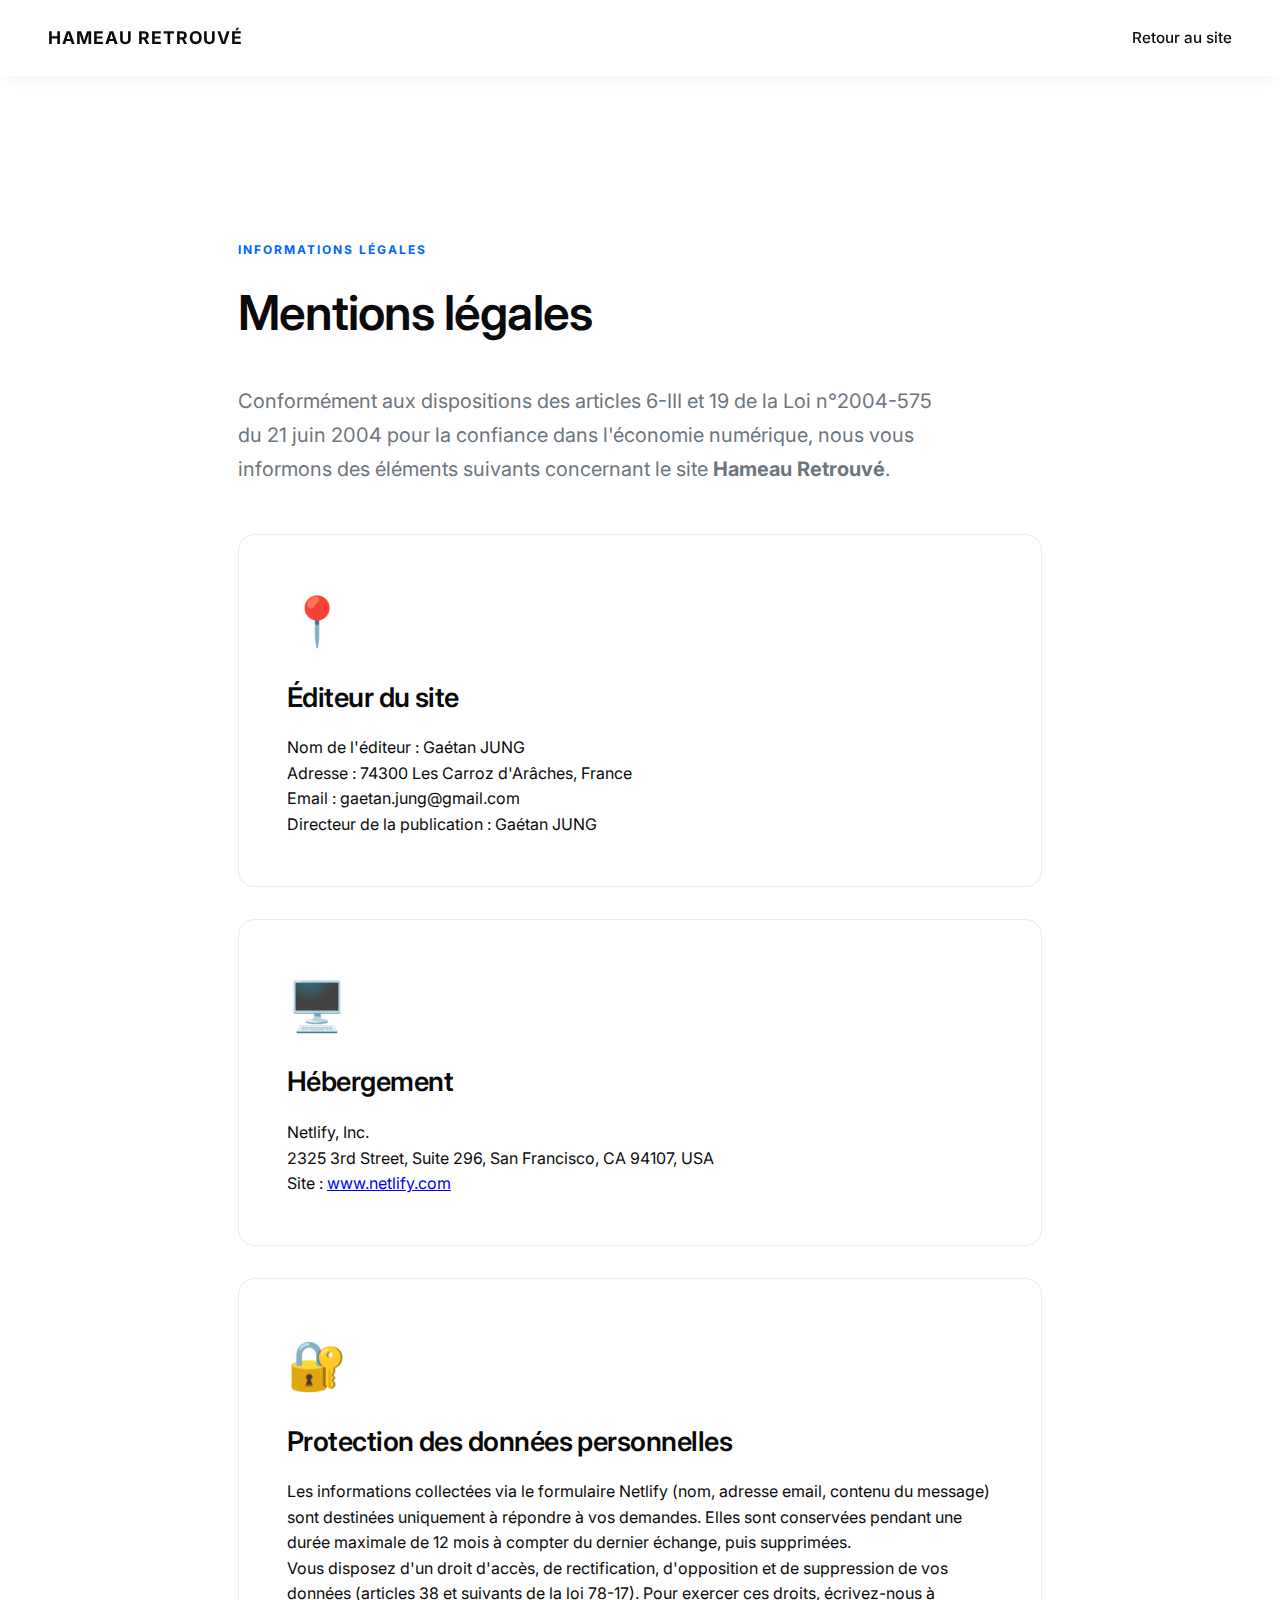
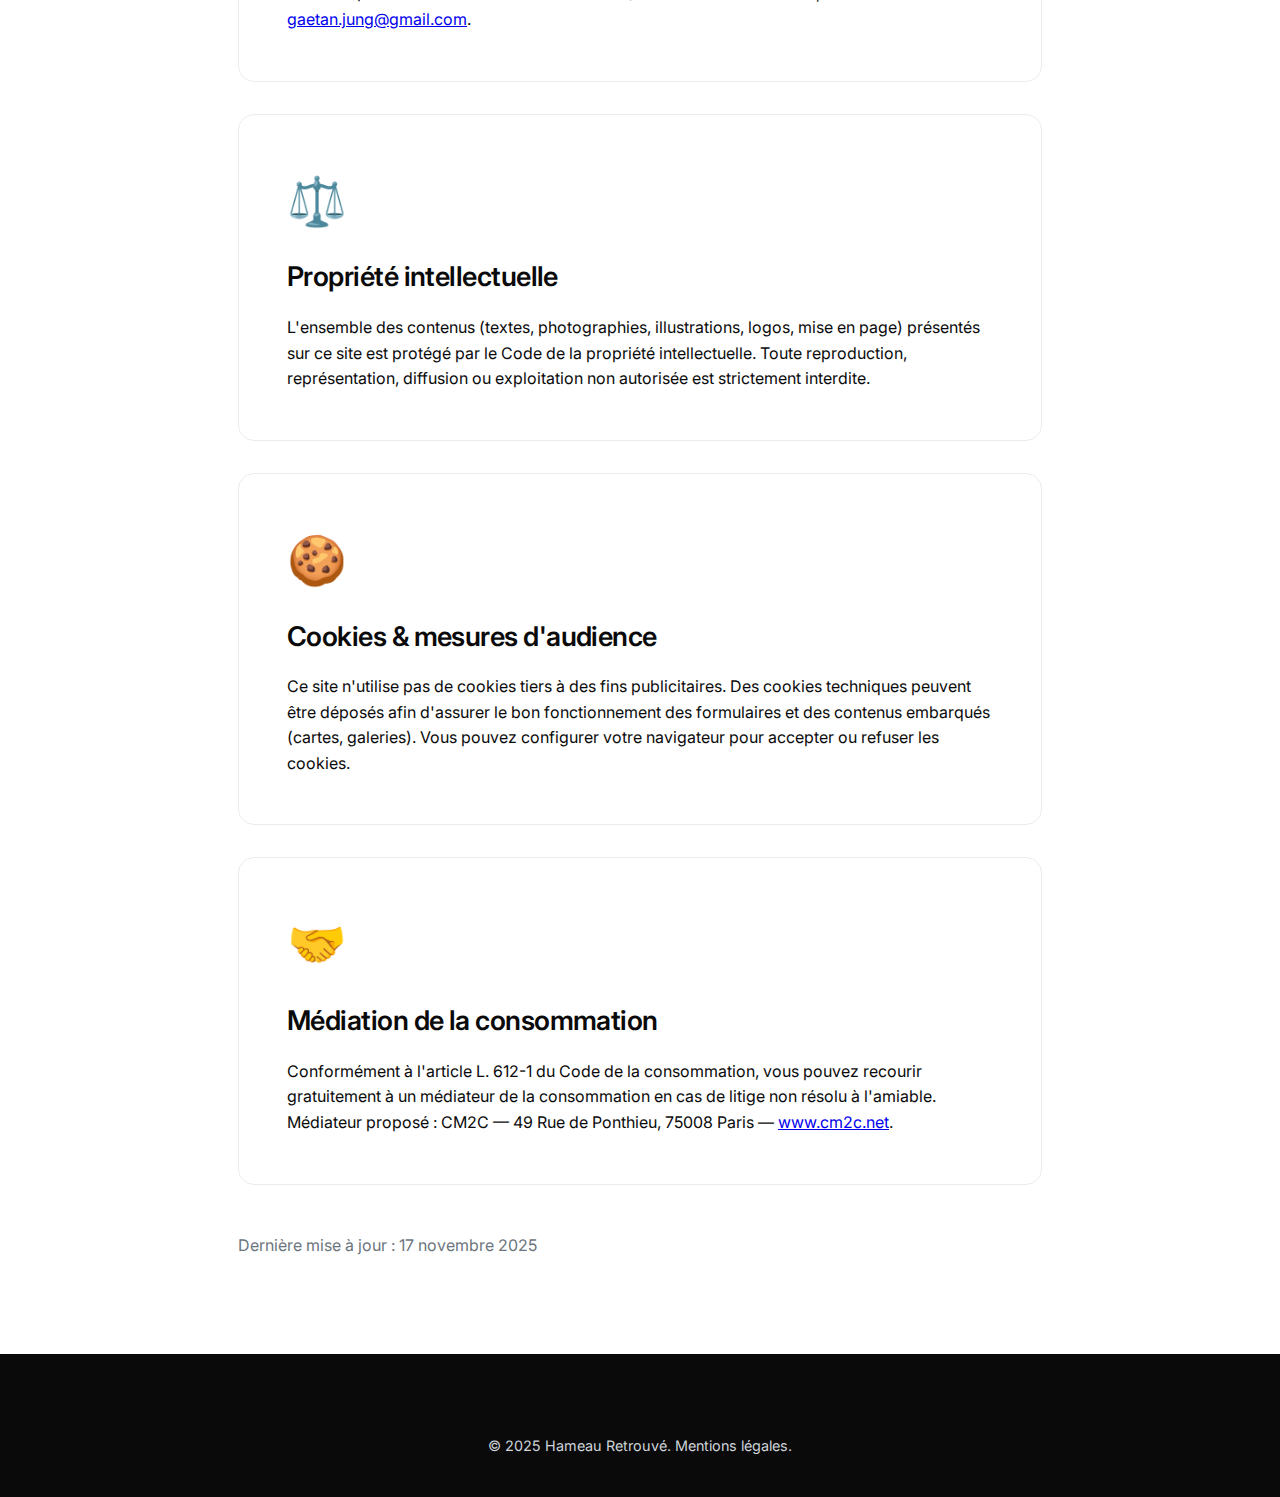
<file: mentions-legales.html>
<!DOCTYPE html>
<html lang="fr">
<head>
  <meta charset="UTF-8">
  <meta name="viewport" content="width=device-width, initial-scale=1.0">
  <title>Mentions légales — Hameau Retrouvé</title>
  <meta name="description" content="Mentions légales du site Hameau Retrouvé, chalet aux Carroz d'Arâches.">
  <link rel="icon" href="assets/favicon.svg" type="image/svg+xml">
  <link rel="stylesheet" href="assets/css/main.css">
  <link href="https://fonts.googleapis.com/css2?family=Inter:wght@300;400;500;600;700&display=swap" rel="stylesheet">
</head>
<body class="hero-visible">
  <nav class="nav-fixed scrolled">
    <div class="nav-container">
      <a class="brand" href="index.html#accueil">HAMEAU RETROUVÉ</a>
      <div class="nav-menu">
        <a href="index.html" class="nav-item">Retour au site</a>
      </div>
    </div>
  </nav>

  <main style="padding-top: 140px;">
    <section class="section-white">
      <div class="container-medium">
        <span class="label">Informations légales</span>
        <h1 style="font-size:3rem;margin-bottom:2rem;">Mentions légales</h1>
        <p class="lead" style="margin-bottom:3rem;">Conformément aux dispositions des articles 6-III et 19 de la Loi n°2004-575 du 21 juin 2004 pour la confiance dans l'économie numérique, nous vous informons des éléments suivants concernant le site <strong>Hameau Retrouvé</strong>.</p>

        <article class="feature-box" style="margin-bottom:2rem;">
          <div class="feature-icon">📍</div>
          <h2 style="font-size:1.7rem;margin-bottom:1rem;">Éditeur du site</h2>
          <p>Nom de l'éditeur : Gaétan JUNG<br>
            Adresse : 74300 Les Carroz d'Arâches, France<br>
            Email : gaetan.jung@gmail.com<br>
            Directeur de la publication : Gaétan JUNG</p>
        </article>

        <article class="feature-box" style="margin-bottom:2rem;">
          <div class="feature-icon">🖥️</div>
          <h2 style="font-size:1.7rem;margin-bottom:1rem;">Hébergement</h2>
          <p>Netlify, Inc.<br>
            2325 3rd Street, Suite 296, San Francisco, CA 94107, USA<br>
            Site : <a href="https://www.netlify.com" target="_blank" rel="noopener noreferrer">www.netlify.com</a></p>
        </article>

        <article class="feature-box" style="margin-bottom:2rem;">
          <div class="feature-icon">🔐</div>
          <h2 style="font-size:1.7rem;margin-bottom:1rem;">Protection des données personnelles</h2>
          <p>Les informations collectées via le formulaire Netlify (nom, adresse email, contenu du message) sont destinées uniquement à répondre à vos demandes. Elles sont conservées pendant une durée maximale de 12 mois à compter du dernier échange, puis supprimées.</p>
          <p>Vous disposez d'un droit d'accès, de rectification, d'opposition et de suppression de vos données (articles 38 et suivants de la loi 78-17). Pour exercer ces droits, écrivez-nous à <a href="mailto:gaetan.jung@gmail.com">gaetan.jung@gmail.com</a>.</p>
        </article>

        <article class="feature-box" style="margin-bottom:2rem;">
          <div class="feature-icon">⚖️</div>
          <h2 style="font-size:1.7rem;margin-bottom:1rem;">Propriété intellectuelle</h2>
          <p>L'ensemble des contenus (textes, photographies, illustrations, logos, mise en page) présentés sur ce site est protégé par le Code de la propriété intellectuelle. Toute reproduction, représentation, diffusion ou exploitation non autorisée est strictement interdite.</p>
        </article>

        <article class="feature-box" style="margin-bottom:2rem;">
          <div class="feature-icon">🍪</div>
          <h2 style="font-size:1.7rem;margin-bottom:1rem;">Cookies & mesures d'audience</h2>
          <p>Ce site n'utilise pas de cookies tiers à des fins publicitaires. Des cookies techniques peuvent être déposés afin d'assurer le bon fonctionnement des formulaires et des contenus embarqués (cartes, galeries). Vous pouvez configurer votre navigateur pour accepter ou refuser les cookies.</p>
        </article>

        <article class="feature-box">
          <div class="feature-icon">🤝</div>
          <h2 style="font-size:1.7rem;margin-bottom:1rem;">Médiation de la consommation</h2>
          <p>Conformément à l'article L. 612-1 du Code de la consommation, vous pouvez recourir gratuitement à un médiateur de la consommation en cas de litige non résolu à l'amiable. Médiateur proposé : CM2C — 49 Rue de Ponthieu, 75008 Paris — <a href="https://www.cm2c.net" target="_blank" rel="noopener noreferrer">www.cm2c.net</a>.</p>
        </article>

        <p style="margin-top:3rem;color:#6c757d;">Dernière mise à jour : 17 novembre 2025</p>
      </div>
    </section>
  </main>

  <footer class="footer-modern" style="padding-top:3rem;">
    <div class="container-large">
      <div class="footer-bottom" style="border-top:none;">
        <p>&copy; 2025 Hameau Retrouvé. Mentions légales.</p>
      </div>
    </div>
  </footer>
</body>
</html>
</file>
<file: assets/css/main.css>
/* ===== DESIGN 2 - MOUNTAIN MODERN ===== */
/* Minimaliste, grandes images, typographie épurée */

:root {
  --black: #0a0a0a;
  --white: #ffffff;
  --gray-100: #f8f9fa;
  --gray-200: #e9ecef;
  --gray-400: #ced4da;
  --gray-600: #6c757d;
  --gray-800: #343a40;
  --accent: #0066ff;
  --accent-dark: #0052cc;
}

* {
  margin: 0;
  padding: 0;
  box-sizing: border-box;
}

body {
  font-family: 'Inter', -apple-system, BlinkMacSystemFont, sans-serif;
  background: var(--white);
  color: var(--black);
  line-height: 1.6;
  -webkit-font-smoothing: antialiased;
  overflow-x: hidden;
}

h1, h2, h3, h4 {
  font-weight: 600;
  letter-spacing: -0.02em;
}

/* ===== NAVIGATION ===== */
.nav-fixed {
  position: fixed;
  top: 0;
  left: 0;
  right: 0;
  z-index: 1000;
  background: transparent;
  transition: all 0.3s ease;
}

.nav-fixed.scrolled {
  background: rgba(255,255,255,0.95);
  backdrop-filter: blur(10px);
  box-shadow: 0 2px 20px rgba(0,0,0,0.05);
}

.nav-container {
  max-width: 1400px;
  margin: 0 auto;
  padding: 1.5rem 3rem;
  display: flex;
  justify-content: space-between;
  align-items: center;
  flex-wrap: wrap;
  gap: 1rem 2rem;
  position: relative;
}

.brand {
  font-size: 1.1rem;
  font-weight: 700;
  letter-spacing: 1px;
  color: var(--white);
  text-decoration: none;
  display: inline-flex;
  align-items: center;
  cursor: pointer;
  transition: opacity 0.3s ease;
}

.brand:hover,
.brand:focus-visible {
  opacity: 0.8;
  text-decoration: none;
}

.nav-fixed.scrolled .brand {
  color: var(--black);
}

.nav-menu {
  display: flex;
  gap: 2.5rem;
  align-items: center;
  flex-wrap: wrap;
  justify-content: flex-end;
  row-gap: 0.5rem;
  transition: opacity 0.3s ease, transform 0.3s ease, max-height 0.3s ease;
}

.language-switch {
  display: inline-flex;
  align-items: center;
  gap: 0.1rem;
  padding: 0.15rem;
  border-radius: 999px;
  border: 1px solid rgba(255,255,255,0.45);
  background: rgba(255,255,255,0.08);
  box-shadow: inset 0 0 0 1px rgba(255,255,255,0.1);
}

.nav-fixed.scrolled .language-switch,
body:not(.hero-visible) .language-switch {
  border-color: rgba(0,0,0,0.1);
  background: rgba(0,0,0,0.03);
  box-shadow: inset 0 0 0 1px rgba(0,0,0,0.03);
}

.lang-btn {
  border: none;
  background: transparent;
  color: inherit;
  font-size: 0.72rem;
  font-weight: 600;
  letter-spacing: 0.6px;
  padding: 0.25rem 0.75rem;
  border-radius: 999px;
  text-transform: uppercase;
  cursor: pointer;
  transition: background 0.2s ease, color 0.2s ease, box-shadow 0.2s ease;
}

.lang-btn:hover,
.lang-btn:focus-visible {
  background: rgba(255,255,255,0.2);
  outline: none;
}

.nav-fixed.scrolled .lang-btn:hover,
.nav-fixed.scrolled .lang-btn:focus-visible,
body:not(.hero-visible) .lang-btn:hover,
body:not(.hero-visible) .lang-btn:focus-visible {
  background: rgba(0,0,0,0.07);
}

.lang-btn.active {
  background: var(--accent);
  color: var(--white);
  box-shadow: 0 8px 20px rgba(0,102,255,0.35);
}

.nav-item {
  color: var(--white);
  text-decoration: none;
  font-size: 0.95rem;
  font-weight: 500;
  transition: all 0.3s;
  position: relative;
}

.nav-fixed.scrolled .nav-item {
  color: var(--black);
}

/* Force la couleur noire quand le hero est masqué */
body:not(.hero-visible) .nav-fixed .brand,
body:not(.hero-visible) .nav-fixed .nav-item:not(.btn-nav) {
  color: var(--black) !important;
}

.nav-item:hover {
  opacity: 0.7;
}

.nav-item.active::after {
  content: '';
  position: absolute;
  bottom: -5px;
  left: 0;
  right: 0;
  height: 2px;
  background: var(--accent);
}

.btn-nav {
  padding: 0.6rem 1.5rem;
  background: var(--accent);
  color: var(--white) !important;
  border-radius: 50px;
}

.btn-nav:hover {
  background: var(--accent-dark);
  opacity: 1;
}

/* ===== HERO FULLSCREEN ===== */
.hero-fullscreen {
  min-height: 100vh;
  position: relative;
  display: flex;
  align-items: center;
  justify-content: center;
  overflow: hidden;
  padding: 6rem 0 4rem 0;
}

.hero-image {
  position: absolute;
  top: 0;
  left: 0;
  right: 0;
  bottom: 0;
  background-size: cover;
  background-position: center;
  animation: zoomIn 20s ease infinite;
}

@keyframes zoomIn {
  0%, 100% { transform: scale(1); }
  50% { transform: scale(1.1); }
}

.hero-text {
  position: relative;
  z-index: 10;
  text-align: center;
  color: var(--white);
  max-width: 900px;
  padding: 0 2rem;
}

.hero-tag {
  display: inline-flex;
  align-items: center;
  gap: 0.4rem;
  padding: 0.5rem 1.2rem;
  background: rgba(255,255,255,0.15);
  backdrop-filter: blur(10px);
  border-radius: 50px;
  font-size: 0.85rem;
  text-transform: uppercase;
  letter-spacing: 2px;
  margin-bottom: 1.2rem;
  font-weight: 600;
  border: 1px solid rgba(255,255,255,0.3);
}

.hero-text h1 {
  font-size: 6rem;
  font-weight: 700;
  margin-bottom: 1.5rem;
  letter-spacing: -0.03em;
  line-height: 1.1;
  text-shadow: 0 15px 40px rgba(0,0,0,0.8);
}

.hero-text p {
  font-size: 1.5rem;
  margin-bottom: 3rem;
  font-weight: 300;
  opacity: 0.95;
  text-shadow: 0 10px 30px rgba(0,0,0,0.75);
}

.gallery-trigger {
  width: 100%;
  height: 100%;
  border: none;
  padding: 0;
  background: transparent;
  cursor: zoom-in;
}

.gallery-trigger:focus-visible {
  outline: 3px solid var(--accent);
}

.hero-cta-group {
  display: flex;
  gap: 1rem;
  justify-content: center;
  flex-wrap: wrap;
}

.hero-cta {
  display: inline-block;
  padding: 1.1rem 2.8rem;
  background: var(--accent);
  color: var(--white);
  text-decoration: none;
  border-radius: 999px;
  font-weight: 600;
  font-size: 1.05rem;
  transition: all 0.3s;
}

.hero-cta:hover {
  background: var(--accent-dark);
  transform: translateY(-2px);
  box-shadow: 0 15px 35px rgba(0,102,255,0.35);
}

.hero-cta-secondary {
  display: inline-block;
  padding: 1.1rem 2.8rem;
  border: 2px solid rgba(255,255,255,0.85);
  border-radius: 999px;
  color: var(--white);
  text-decoration: none;
  font-weight: 600;
  font-size: 1.05rem;
  transition: all 0.3s;
}

.hero-cta-secondary:hover {
  background: rgba(255,255,255,0.15);
  transform: translateY(-2px);
}

/* ===== CONTAINERS ===== */
.container-large {
  max-width: 1400px;
  margin: 0 auto;
  padding: 0 3rem;
}

.container-medium {
  max-width: 900px;
  margin: 0 auto;
  padding: 0 3rem;
}

.container-full {
  max-width: 100%;
  padding: 0;
}

/* ===== SECTIONS ===== */
.section-white {
  background: var(--white);
  padding: 6rem 0;
}

.section-gray {
  background: var(--gray-100);
  padding: 6rem 0;
}

.section-highlight {
  background: linear-gradient(135deg, #5163ff 0%, #7f55ff 100%);
  padding: 4.5rem 0;
  color: var(--white);
}

.section-title {
  font-size: 3rem;
  margin-bottom: 3rem;
  font-weight: 700;
  letter-spacing: -0.03em;
}

.section-title.center {
  text-align: center;
}

.section-subtitle {
  text-align: center;
  color: var(--gray-600);
  font-size: 1.2rem;
  margin-top: -2rem;
  margin-bottom: 4rem;
}

.label {
  display: inline-block;
  font-size: 0.75rem;
  text-transform: uppercase;
  letter-spacing: 2px;
  color: var(--accent);
  font-weight: 700;
  margin-bottom: 1rem;
}

.lead {
  font-size: 1.25rem;
  color: var(--gray-600);
  max-width: 700px;
  line-height: 1.7;
}

/* ===== SPLIT LAYOUT ===== */
.split-layout {
  display: grid;
  grid-template-columns: 1fr 1fr;
  gap: 6rem;
  align-items: center;
}

.split-text h2 {
  font-size: 3rem;
  margin-bottom: 2rem;
  font-weight: 700;
  letter-spacing: -0.03em;
}

.split-text p {
  font-size: 1.1rem;
  color: var(--gray-600);
  margin-bottom: 1.5rem;
  line-height: 1.8;
}

.stats-row {
  display: flex;
  gap: 2rem;
  margin-top: 3rem;
  padding-top: 2rem;
  border-top: 1px solid var(--gray-200);
  flex-wrap: wrap;
}

.stat-box {
  text-align: center;
  flex: 1 1 140px;
}

.stat-value {
  font-size: 3rem;
  font-weight: 700;
  color: var(--accent);
  line-height: 1;
  margin-bottom: 0.5rem;
}

.stat-label {
  font-size: 0.9rem;
  color: var(--gray-600);
  text-transform: uppercase;
  letter-spacing: 1px;
  font-weight: 600;
}

.split-image img {
  width: 100%;
  height: 600px;
  object-fit: cover;
  border-radius: 8px;
}

/* ===== FEATURES MODERN ===== */
.features-modern {
  display: grid;
  grid-template-columns: repeat(2, 1fr);
  gap: 3rem;
}

.feature-box {
  background: var(--white);
  padding: 3rem;
  border-radius: 16px;
  border: 1px solid var(--gray-200);
  transition: all 0.3s;
}

.feature-box:hover {
  border-color: var(--accent);
  box-shadow: 0 25px 60px rgba(0,0,0,0.08);
  transform: translateY(-6px);
}

.feature-icon {
  font-size: 3rem;
  margin-bottom: 1rem;
}

.feature-box h3 {
  font-size: 1.6rem;
  margin-bottom: 0.8rem;
}

.feature-description {
  color: var(--gray-600);
  font-style: italic;
  margin-bottom: 1.5rem;
}

.feature-box ul {
  list-style: none;
}

.feature-box li {
  padding: 0.85rem 0;
  border-bottom: 1px solid var(--gray-200);
  color: var(--gray-700);
  line-height: 1.6;
}

.feature-box li:last-child {
  border-bottom: none;
}

/* ===== GALLERY MINIMAL ===== */
.gallery-minimal {
  display: grid;
  grid-template-columns: repeat(3, 1fr);
  gap: 2rem;
  padding: 0 3rem;
}

/* ===== PRACTICAL INFO ===== */
.practical-info-grid {
  display: grid;
  grid-template-columns: repeat(3, 1fr);
  gap: 2rem;
}

.info-card {
  background: rgba(255,255,255,0.15);
  padding: 2.5rem 2rem;
  border-radius: 16px;
  border: 1px solid rgba(255,255,255,0.25);
  text-align: center;
  backdrop-filter: blur(8px);
  transition: transform 0.3s ease, background 0.3s ease;
}

.info-card:hover {
  transform: translateY(-6px);
  background: rgba(255,255,255,0.25);
}

.info-icon {
  font-size: 3rem;
  margin-bottom: 1rem;
}

.info-card h3 {
  font-size: 1.3rem;
  margin-bottom: 0.6rem;
}

.info-card p {
  color: rgba(255,255,255,0.9);
  line-height: 1.6;
}

/* ===== BOOKING CTA ===== */
.booking-cta-section {
  margin-top: 5rem;
}

.booking-cta-card {
  background: linear-gradient(135deg, var(--accent) 0%, var(--accent-dark) 100%);
  border-radius: 20px;
  padding: 4rem 3rem;
  text-align: center;
  color: var(--white);
  box-shadow: 0 30px 80px rgba(0,102,255,0.25);
}

.booking-cta-card h3 {
  font-size: 2.5rem;
  margin-bottom: 1rem;
}

.booking-cta-card p {
  font-size: 1.2rem;
  margin-bottom: 2rem;
}

.cta-buttons {
  display: flex;
  gap: 1.5rem;
  justify-content: center;
  flex-wrap: wrap;
}

.btn-primary-large,
.btn-secondary-large {
  padding: 1.1rem 2.8rem;
  border-radius: 999px;
  text-decoration: none;
  font-weight: 600;
  font-size: 1rem;
  transition: transform 0.3s ease;
}

.btn-primary-large {
  background: var(--white);
  color: var(--accent);
}

.btn-primary-large:hover,
.btn-secondary-large:hover {
  transform: translateY(-3px);
}

.btn-secondary-large {
  border: 2px solid rgba(255,255,255,0.7);
  color: var(--white);
}

.cta-note {
  font-size: 0.9rem;
  opacity: 0.85;
  margin-top: 1rem;
}

/* ===== REVIEWS ===== */
.reviews-grid {
  display: grid;
  grid-template-columns: repeat(3, 1fr);
  gap: 2.5rem;
}

.review-card {
  background: var(--gray-100);
  border-radius: 16px;
  padding: 2.5rem;
  border-left: 4px solid var(--accent);
  box-shadow: 0 15px 35px rgba(0,0,0,0.06);
}

.review-stars {
  color: #ffc107;
  letter-spacing: 6px;
  margin-bottom: 1.5rem;
}

.review-text {
  font-style: italic;
  margin-bottom: 1rem;
  color: var(--gray-700);
}

.review-author {
  font-weight: 600;
  color: var(--gray-600);
}

/* ===== PROXIMITY ===== */
.proximity-grid {
  display: grid;
  grid-template-columns: repeat(3, 1fr);
  gap: 2rem;
  margin: 3rem 0;
}

.proximity-item {
  background: var(--gray-100);
  padding: 2rem;
  border-radius: 16px;
  display: flex;
  gap: 1.5rem;
  align-items: flex-start;
  transition: transform 0.3s ease, box-shadow 0.3s ease;
}

.proximity-item:hover {
  transform: translateY(-5px);
  box-shadow: 0 20px 50px rgba(0,0,0,0.08);
}

.proximity-icon {
  font-size: 2.3rem;
}

.proximity-content h4 {
  margin-bottom: 0.4rem;
}

.proximity-content p strong {
  color: var(--accent);
}

/* ===== ACTIVITIES EXTRAS ===== */
.activities-footer {
  margin-top: 5rem;
}

.activities-tip {
  background: var(--white);
  padding: 2.5rem;
  border-radius: 16px;
  border-left: 4px solid var(--accent);
  margin-bottom: 3rem;
}

.activities-tip p {
  color: var(--gray-600);
  line-height: 1.8;
}

.activities-tip a {
  color: var(--accent);
  font-weight: 600;
}

/* ===== CONTACT METHODS ===== */
.contact-methods {
  display: grid;
  grid-template-columns: repeat(2, 1fr);
  gap: 2rem;
  margin-bottom: 3rem;
}

.contact-method {
  background: var(--gray-100);
  border-radius: 16px;
  padding: 2.5rem;
  text-align: center;
  border: 1px solid var(--gray-200);
}

.method-icon {
  font-size: 3rem;
  margin-bottom: 1rem;
}

.btn-method {
  margin-top: 1rem;
  display: inline-block;
  padding: 0.9rem 2rem;
  background: var(--accent);
  color: var(--white);
  border-radius: 999px;
  text-decoration: none;
  font-weight: 600;
}

.btn-method:hover {
  background: var(--accent-dark);
}

.gallery-img {
  aspect-ratio: 4/3;
  overflow: hidden;
  border-radius: 4px;
  position: relative;
}

.gallery-img img {
  width: 100%;
  height: 100%;
  object-fit: cover;
  transition: transform 0.5s;
}

.gallery-img:hover img {
  transform: scale(1.05);
}

.gallery-label {
  position: absolute;
  bottom: 0;
  left: 0;
  right: 0;
  padding: 1.5rem;
  background: linear-gradient(transparent, rgba(0,0,0,0.85));
  color: var(--white);
  font-size: 1rem;
  font-weight: 600;
  transform: translateY(100%);
  transition: transform 0.3s ease;
}

.gallery-img:hover .gallery-label {
  transform: translateY(0);
}

.lightbox {
  position: fixed;
  inset: 0;
  background: rgba(0,0,0,0.85);
  display: flex;
  align-items: center;
  justify-content: center;
  padding: 2rem;
  opacity: 0;
  pointer-events: none;
  transition: opacity 0.3s ease;
  z-index: 2000;
}

.lightbox.active {
  opacity: 1;
  pointer-events: auto;
}

.lightbox-image-wrapper {
  max-width: 80vw;
  max-height: 80vh;
  display: flex;
  flex-direction: column;
  align-items: center;
  gap: 1rem;
}

.lightbox-image-wrapper img {
  max-width: 80vw;
  max-height: 70vh;
  object-fit: contain;
  border-radius: 12px;
  box-shadow: 0 30px 60px rgba(0,0,0,0.6);
}

.lightbox-caption {
  color: var(--white);
  font-weight: 600;
  text-align: center;
}

.lightbox-close {
  position: absolute;
  top: 1.5rem;
  right: 1.5rem;
  background: transparent;
  border: none;
  color: var(--white);
  font-size: 2.5rem;
  cursor: pointer;
}

.lightbox-nav {
  background: rgba(255,255,255,0.15);
  border: none;
  color: var(--white);
  font-size: 2rem;
  width: 3.5rem;
  height: 3.5rem;
  border-radius: 50%;
  cursor: pointer;
  display: flex;
  align-items: center;
  justify-content: center;
  margin: 0 1.5rem;
  transition: background 0.2s ease;
}

.lightbox-nav:hover,
.lightbox-close:hover {
  background: rgba(255,255,255,0.3);
}

/* ===== LOCATION ===== */
.location-header {
  text-align: center;
  margin-bottom: 4rem;
}

.location-header h2 {
  font-size: 3rem;
  margin-bottom: 1.5rem;
  font-weight: 700;
}

.location-header .lead {
  margin: 0 auto;
  text-align: center;
}

.map-modern {
  margin-bottom: 2rem;
  border-radius: 8px;
  overflow: hidden;
}

.map-modern iframe {
  width: 100%;
  height: 500px;
  border: none;
}

.location-info {
  text-align: center;
}

.link-modern {
  color: var(--accent);
  text-decoration: none;
  font-weight: 600;
  font-size: 1.1rem;
  transition: opacity 0.2s;
}

.link-modern:hover {
  opacity: 0.7;
}

/* ===== ACTIVITIES MODERN ===== */
.activities-modern {
  display: flex;
  flex-direction: column;
  gap: 6rem;
}

.activity-modern {
  display: grid;
  grid-template-columns: 1fr 1fr;
  gap: 5rem;
  align-items: center;
}

.activity-modern.reverse {
  direction: rtl;
}

.activity-modern.reverse > * {
  direction: ltr;
}

.activity-image-modern {
  width: 100%;
  height: 500px;
  border-radius: 8px;
  overflow: hidden;
}

.activity-image-modern img {
  width: 100%;
  height: 100%;
  object-fit: cover;
}

.season-tag {
  display: inline-block;
  padding: 0.5rem 1rem;
  border-radius: 50px;
  font-size: 0.85rem;
  font-weight: 600;
  margin-bottom: 1.5rem;
  text-transform: uppercase;
  letter-spacing: 1px;
}

.season-tag.winter {
  background: #e3f2fd;
  color: #1976d2;
}

.season-tag.summer {
  background: #fff3e0;
  color: #f57c00;
}

.activity-info-modern h3 {
  font-size: 2.5rem;
  margin-bottom: 2rem;
  font-weight: 700;
}

.activity-info-modern ul {
  list-style: none;
}

.activity-info-modern li {
  padding: 0.9rem 0;
  padding-left: 2rem;
  position: relative;
  color: var(--gray-600);
  font-size: 1.05rem;
}

.activity-info-modern li::before {
  content: '•';
  position: absolute;
  left: 0.5rem;
  color: var(--accent);
  font-size: 1.5rem;
  font-weight: bold;
}

.btn-group-center {
  display: flex;
  gap: 1.5rem;
  justify-content: center;
  margin-top: 4rem;
  flex-wrap: wrap;
}

.btn-modern {
  padding: 1rem 2rem;
  border: 2px solid var(--black);
  color: var(--black);
  text-decoration: none;
  border-radius: 50px;
  font-weight: 600;
  font-size: 1rem;
  transition: all 0.3s;
}

.btn-modern:hover {
  background: var(--black);
  color: var(--white);
  transform: translateY(-2px);
}

/* ===== CONTACT MODERN ===== */
.contact-modern {
  max-width: 700px;
  margin: 0 auto;
}

.contact-header-modern {
  text-align: center;
  margin-bottom: 4rem;
}

.contact-header-modern h2 {
  font-size: 3rem;
  margin-bottom: 1.5rem;
  font-weight: 700;
}

.contact-header-modern p {
  font-size: 1.1rem;
  color: var(--gray-600);
}

.form-modern {
  display: flex;
  flex-direction: column;
  gap: 2rem;
}

.form-row {
  display: grid;
  grid-template-columns: 1fr 1fr;
  gap: 2rem;
}

.form-field {
  display: flex;
  flex-direction: column;
  gap: 0.7rem;
}

.form-field label {
  font-size: 0.9rem;
  font-weight: 600;
  color: var(--gray-800);
}

.form-field input,
.form-field textarea {
  padding: 1rem 1.2rem;
  border: 2px solid var(--gray-200);
  border-radius: 8px;
  font-family: 'Inter', sans-serif;
  font-size: 1rem;
  transition: border-color 0.2s;
  background: var(--white);
}

.form-field input:focus,
.form-field textarea:focus {
  outline: none;
  border-color: var(--accent);
}

.btn-submit-modern {
  padding: 1.2rem 3rem;
  background: var(--accent);
  color: var(--white);
  border: none;
  border-radius: 50px;
  font-size: 1.1rem;
  font-weight: 600;
  cursor: pointer;
  transition: all 0.3s;
  font-family: 'Inter', sans-serif;
}

.btn-submit-modern:hover {
  background: var(--accent-dark);
  transform: translateY(-2px);
  box-shadow: 0 10px 30px rgba(0, 102, 255, 0.3);
}

/* ===== FOOTER ===== */
.footer-modern {
  background: var(--black);
  color: var(--white);
  padding: 4rem 0 2.5rem 0;
}

.footer-grid {
  display: flex;
  flex-wrap: wrap;
  gap: 3rem;
  justify-content: center;
  text-align: center;
  margin-bottom: 2.5rem;
}

.footer-col h3 {
  font-size: 1.5rem;
  margin-bottom: 1rem;
  font-weight: 700;
}

.footer-col {
  min-width: 220px;
}

.footer-col h4 {
  font-size: 0.9rem;
  margin-bottom: 1.5rem;
  text-transform: uppercase;
  letter-spacing: 1px;
  font-weight: 600;
  color: var(--gray-400);
}

.footer-col p {
  color: var(--gray-400);
  line-height: 1.8;
  font-size: 0.95rem;
}

.footer-col a {
  display: block;
  color: var(--gray-400);
  text-decoration: none;
  margin-bottom: 0.8rem;
  transition: color 0.2s;
  font-size: 0.95rem;
}

.footer-col a:last-child {
  margin-bottom: 0;
}

.footer-nav .footer-links-compact {
  display: grid;
  grid-template-columns: repeat(2, minmax(0, 120px));
  justify-content: center;
  gap: 0.4rem 1.5rem;
}

.footer-nav .footer-links-compact a {
  margin-bottom: 0;
  text-align: center;
}

.footer-col a:hover {
  color: var(--white);
}

.footer-bottom {
  text-align: center;
  padding-top: 2rem;
  border-top: 1px solid rgba(255,255,255,0.1);
  color: var(--gray-400);
  font-size: 0.9rem;
}

/* ===== TAB CONTENT ===== */
.tab-content {
  display: none;
}

.tab-content.active {
  display: block;
}

/* ===== HAMBURGER MENU ===== */
.hamburger {
  display: none;
  background: transparent;
  border: none;
  cursor: pointer;
  padding: 0.5rem;
  z-index: 1100; /* Above nav-menu */
}

.hamburger .bar {
  display: block;
  width: 25px;
  height: 2px;
  background-color: var(--white);
  margin: 5px 0;
  transition: all 0.3s ease;
}

.nav-fixed.scrolled .hamburger .bar,
body:not(.hero-visible) .hamburger .bar {
  background-color: var(--black);
}

/* Hamburger Animation */
.hamburger.active .bar:nth-child(1) {
  transform: translateY(7px) rotate(45deg);
}
.hamburger.active .bar:nth-child(2) {
  opacity: 0;
}
.hamburger.active .bar:nth-child(3) {
  transform: translateY(-7px) rotate(-45deg);
}

/* Ensure nav items in mobile menu are visible */
.nav-menu.active .nav-item {
  opacity: 1;
  transform: translateY(0);
}

/* ===== RESPONSIVE ===== */
@media (max-width: 1200px) {
  .hero-text h1 {
    font-size: 4.5rem;
  }

  .features-modern {
    grid-template-columns: 1fr;
  }

  .practical-info-grid,
  .reviews-grid,
  .proximity-grid,
  .contact-methods {
    grid-template-columns: repeat(2, 1fr);
  }

  .activity-modern,
  .activity-modern.reverse {
    grid-template-columns: 1fr;
    direction: ltr;
  }

  .split-layout {
    grid-template-columns: 1fr;
    gap: 3rem;
  }

  .split-image img {
    height: 420px;
  }

  .gallery-minimal {
    grid-template-columns: repeat(2, 1fr);
    padding: 0 2rem;
  }
}

@media (max-width: 768px) {
  .hamburger {
    display: block;
  }

  .nav-container {
    padding: 1rem 1.5rem;
    flex-direction: row;
    justify-content: space-between;
    align-items: center;
    gap: 0;
  }

  .brand {
    font-size: 1rem;
    z-index: 1100; /* Keep brand visible above menu if needed, or let menu cover it */
  }
  
  /* When menu is open, ensure brand is dark if menu is white */
  .nav-menu.active ~ .brand {
    color: var(--black);
  }
  
  /* Also ensure hamburger bars are black when menu is open */
  .hamburger.active .bar {
    background-color: var(--black);
  }

  .nav-menu {
    position: fixed;
    top: 0;
    left: 0;
    width: 100%;
    height: 100vh;
    background: var(--white);
    flex-direction: column;
    justify-content: center;
    align-items: center;
    gap: 2rem;
    transform: translateX(100%);
    transition: transform 0.3s ease-in-out;
    z-index: 1000;
    padding: 2rem;
    max-height: none; /* Override previous max-height */
    overflow-y: auto;
  }

  .nav-menu.active {
    transform: translateX(0);
    opacity: 1; /* Override opacity from previous styles if any */
  }

  .nav-item {
    color: var(--black) !important;
    font-size: 1.5rem;
    width: auto;
    text-align: center;
  }

  .btn-nav {
    width: auto;
    min-width: 200px;
    text-align: center;
    margin-top: 1rem;
  }

  .language-switch {
    position: static;
    transform: none;
    margin-top: 1.5rem;
    border-color: rgba(0,0,0,0.1);
    background: rgba(0,0,0,0.03);
    box-shadow: inset 0 0 0 1px rgba(0,0,0,0.03);
  }

  .lang-btn {
    color: var(--black);
    font-size: 0.8rem;
    padding: 0.4rem 0.8rem;
  }
  
  .lang-btn:hover {
    background: rgba(0,0,0,0.07);
  }

  .hero-text h1 {
    font-size: 3rem;
  }

  .hero-text p {
    font-size: 1.2rem;
  }

  .section-white,
  .section-gray {
    padding: 3.5rem 0;
  }

  .section-highlight {
    padding: 3rem 0;
  }

  .container-large,
  .container-medium {
    padding: 0 1.5rem;
  }

  .section-title {
    font-size: 2rem;
  }

  .gallery-minimal {
    grid-template-columns: 1fr;
    padding: 0 1.5rem;
  }

  .lightbox-image-wrapper img {
    max-width: 90vw;
    max-height: 60vh;
  }

  .lightbox-nav {
    display: none;
  }

  .practical-info-grid,
  .reviews-grid,
  .proximity-grid,
  .contact-methods {
    grid-template-columns: 1fr;
  }

  .form-row {
    grid-template-columns: 1fr;
  }

  .footer-grid {
    flex-direction: column;
    align-items: center;
    gap: 2rem;
  }

  .activity-info-modern h3 {
    font-size: 2rem;
  }

  .stats-row {
    flex-direction: row;
    gap: 1.5rem;
    justify-content: center;
  }

  .stat-value {
    font-size: 2.5rem;
  }
}

@media (max-width: 600px) {
  .hero-fullscreen {
    padding: 5rem 0 3rem 0;
  }

  .hero-tag {
    font-size: 0.75rem;
    letter-spacing: 1px;
  }

  .hero-text h1 {
    font-size: 2.4rem;
  }

  .hero-text p {
    font-size: 1rem;
  }

  .split-text h2 {
    font-size: 2.1rem;
  }

  .split-text p {
    font-size: 1rem;
  }

  .split-image img {
    height: 280px;
  }

  .section-title {
    font-size: 1.8rem;
  }

  .cta-buttons {
    flex-direction: column;
  }

  .btn-primary-large,
  .btn-secondary-large {
    width: 100%;
  }

  .booking-cta-card {
    padding: 3rem 2rem;
  }

  .booking-cta-card h3 {
    font-size: 1.9rem;
  }

  .proximity-item {
    flex-direction: column;
    gap: 1rem;
  }

  .map-modern iframe {
    height: 320px;
  }

  .activities-modern {
    gap: 3rem;
  }

  .activity-image-modern {
    height: 240px;
  }

  .contact-modern {
    padding: 0 0.5rem;
  }

  .footer-grid {
    padding: 0 1rem;
  }

  .footer-nav .footer-links-compact {
    grid-template-columns: 1fr;
  }
}
</file>
